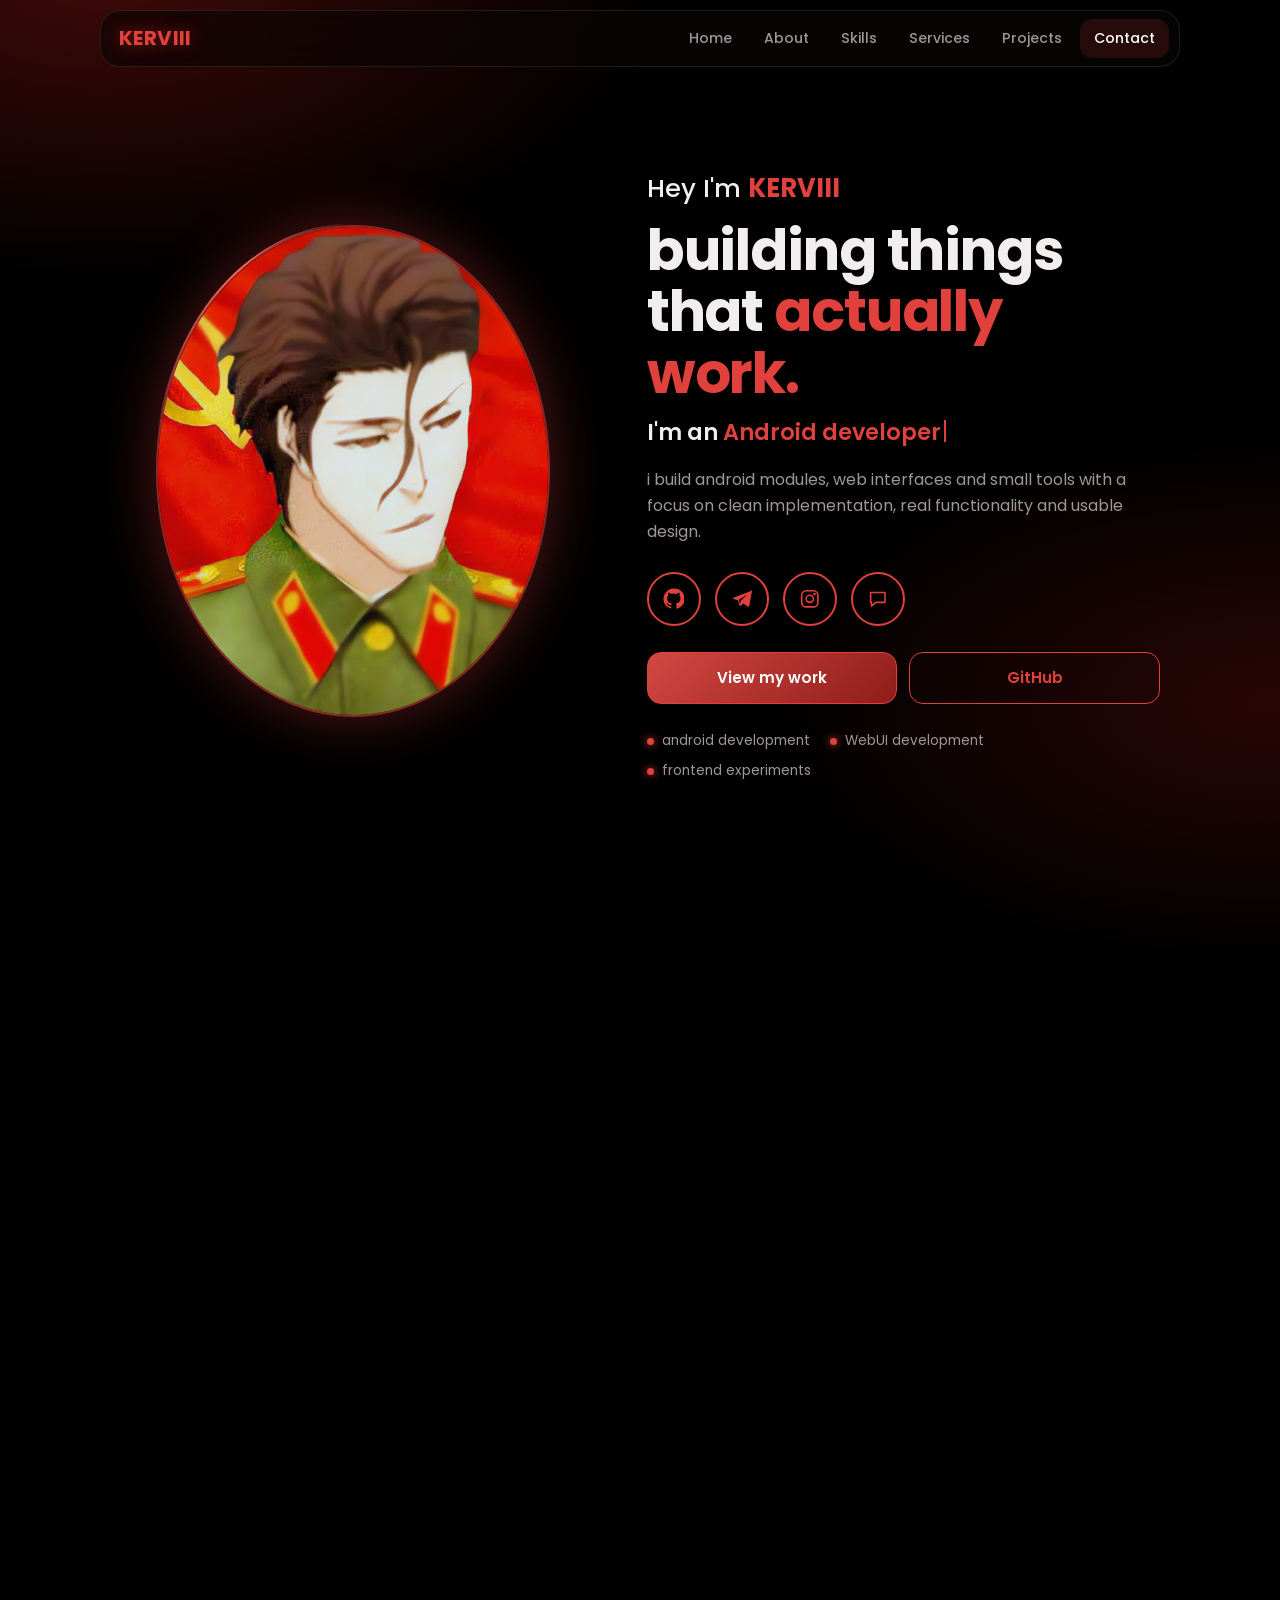
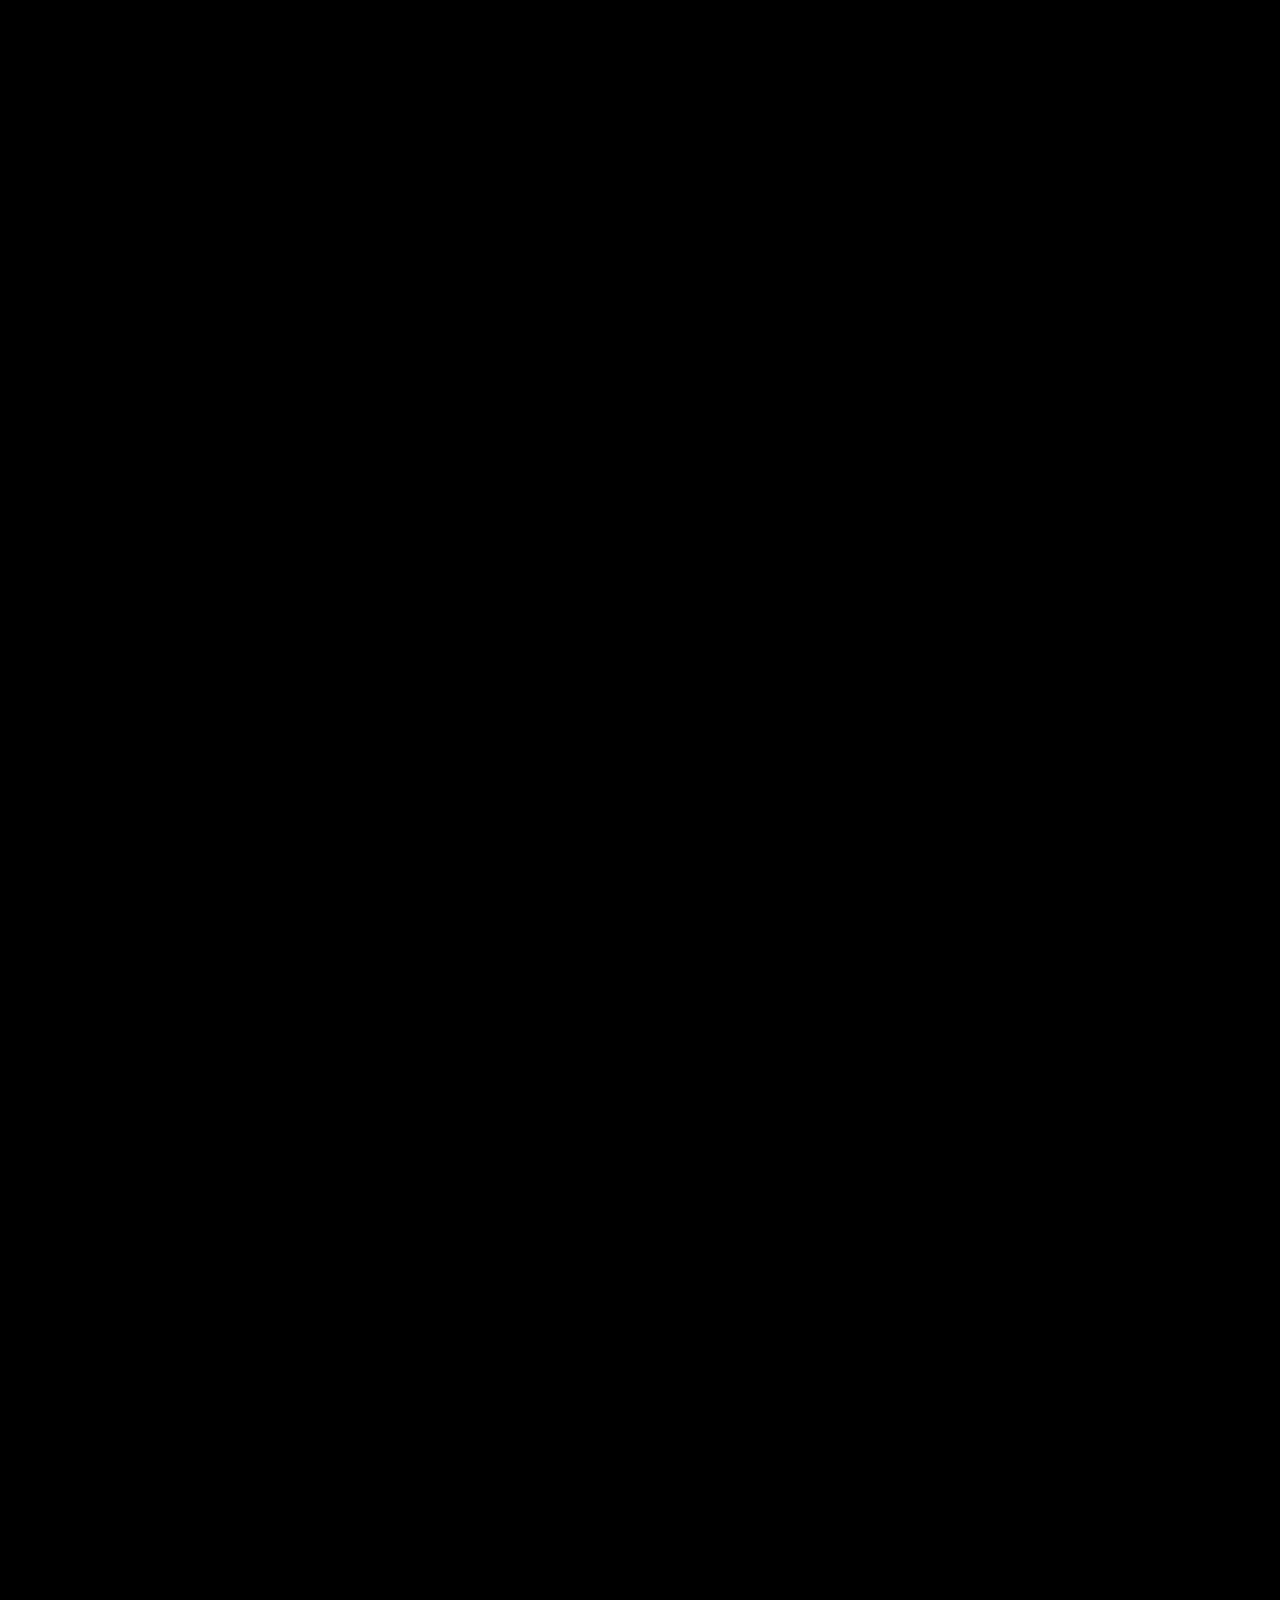
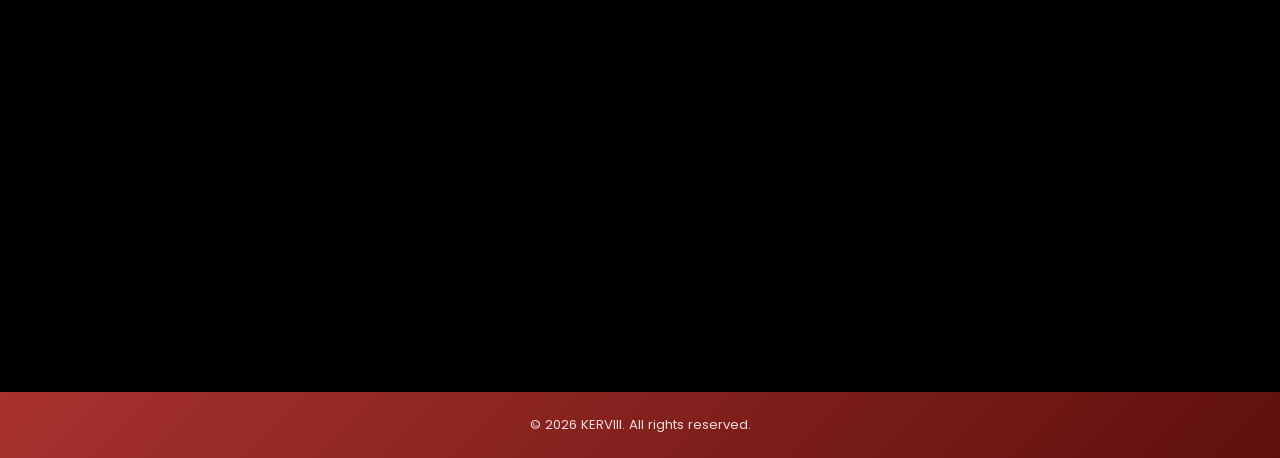
<file: index.html>
<!DOCTYPE html>
<html lang="en"><head><meta charset="utf-8">
<meta name="viewport" content="width=device-width, initial-scale=1, viewport-fit=cover">
<title>KERVIII — Android & WebUI Developer</title>
<meta name="description" content="KERVIII builds Android modules, web interfaces and practical tools.">
<meta name="theme-color" content="#000000">
<link rel="preconnect" href="https://fonts.googleapis.com"><link rel="preconnect" href="https://fonts.gstatic.com" crossorigin>
<link href="https://fonts.googleapis.com/css2?family=Poppins:wght@400;500;600;700&display=swap" rel="stylesheet">
<style>
@property --a{syntax:"<angle>";initial-value:0deg;inherits:false}
:root{--r:#e0413c;--r2:#7d1512;--tx:#f3eeee;--mu:#a09696;--e:cubic-bezier(.22,1,.36,1);--b:cubic-bezier(.34,1.56,.64,1);--g:rgba(255,255,255,.04);--l:rgba(255,255,255,.09)}
*{box-sizing:border-box;margin:0;padding:0;-webkit-tap-highlight-color:transparent}
html{scroll-behavior:smooth;color-scheme:dark;scroll-padding-top:84px}
body{background:#000;color:var(--tx);font:400 16px/1.65 Poppins,system-ui,sans-serif;overflow-x:hidden;min-height:100vh}
body:before{content:"";position:fixed;inset:-20%;z-index:-1;background:radial-gradient(45% 35% at 20% 12%,rgba(125,21,18,.5),transparent 70%),radial-gradient(40% 30% at 85% 70%,rgba(125,21,18,.32),transparent 70%);animation:drift 22s ease-in-out infinite alternate}
@keyframes drift{to{transform:translate3d(4%,3%,0) scale(1.08)}}
a{color:inherit;text-decoration:none}
svg{width:1em;height:1em;fill:none;stroke:currentColor;stroke-width:1.8;stroke-linecap:round;stroke-linejoin:round}
svg.f{fill:currentColor;stroke:none}
:focus-visible{outline:2px solid var(--r);outline-offset:3px}
#bar{position:fixed;top:0;left:0;right:0;height:3px;background:var(--r);transform:scaleX(0);transform-origin:0 50%;z-index:60;box-shadow:0 0 12px var(--r)}
/* nav */
header{position:fixed;z-index:50;left:12px;right:12px;top:calc(env(safe-area-inset-top,0px) + 10px);max-width:1080px;margin:auto;display:flex;align-items:center;justify-content:space-between;padding:8px 10px 8px 18px;border-radius:20px;background:rgba(10,6,6,.62);backdrop-filter:blur(16px);-webkit-backdrop-filter:blur(16px);border:1px solid var(--l)}
.logo{font-weight:700;font-size:1.25rem;letter-spacing:.02em;color:var(--r);text-shadow:0 0 18px rgba(224,65,60,.6)}
nav.d{display:none;gap:4px}
nav a{padding:8px 14px;border-radius:12px;font-size:.88rem;font-weight:500;color:var(--mu);transition:color .4s,background .4s}
nav a:hover,nav a.on{color:#fff;background:rgba(224,65,60,.14)}
.burger{width:46px;height:46px;border-radius:14px;border:1px solid var(--l);background:var(--g);color:#fff;font-size:1.3rem;display:grid;place-items:center;cursor:pointer;transition:transform .45s var(--b),border-color .4s}
.burger:active{transform:scale(.88)}.burger[aria-expanded=true]{border-color:var(--r);transform:rotate(90deg)}
.menu{position:fixed;z-index:45;inset:0;background:rgba(6,2,2,.94);backdrop-filter:blur(18px);-webkit-backdrop-filter:blur(18px);display:flex;flex-direction:column;justify-content:center;align-items:center;gap:6px;clip-path:circle(0 at calc(100% - 45px) 55px);transition:clip-path .9s var(--e);visibility:hidden}
.menu.open{clip-path:circle(150% at calc(100% - 45px) 55px);visibility:visible}
.menu a{font-size:1.9rem;font-weight:600;padding:8px 20px;opacity:0;transform:translateY(24px) scale(.94);transition:opacity .7s var(--e),transform .8s var(--e),color .3s}
.menu.open a{opacity:1;transform:none;transition-delay:calc(var(--i)*70ms + 250ms)}
.menu a:hover{color:var(--r)}
@media(min-width:860px){nav.d{display:flex}.burger,.menu{display:none}}
/* layout */
.sec{padding:clamp(72px,12vw,130px) 20px 0;max-width:1080px;margin:auto}
h2.t{font-size:clamp(1.7rem,5vw,2.4rem);font-weight:600;text-align:center;line-height:1.2;margin-bottom:clamp(32px,6vw,56px)}
h2.t:after{content:"";display:block;height:2px;width:64px;margin:12px auto 0;background:var(--r);box-shadow:0 0 14px var(--r);transform:scaleX(0);transition:transform 1.1s .35s var(--e)}
h2.t.in:after,.ct.in h2.t:after{transform:scaleX(1)}
.rv{opacity:0;transform:translate3d(0,40px,0) scale(.96);filter:blur(8px);transition:opacity .9s var(--e),transform 1s var(--e),filter .9s var(--e);transition-delay:calc(var(--i,0)*90ms)}
.rv.in{opacity:1;transform:none;filter:none}
/* hero */
.hero{min-height:100svh;display:grid;align-items:center;gap:36px;padding:110px 20px 60px;max-width:1080px;margin:auto;text-align:center}
.pic{position:relative;width:min(68vw,320px);aspect-ratio:4/5;margin:auto;transform:translate3d(0,calc(var(--py,0)*-.06px),0);clip-path:circle(0% at 50% 50%);animation:reveal 1.5s .15s var(--e) forwards}
@keyframes reveal{to{clip-path:circle(75% at 50% 50%)}}
.pic:before{content:"";position:absolute;inset:-14px;border-radius:50%;background:radial-gradient(closest-side,rgba(224,65,60,.5),transparent 72%);filter:blur(14px);z-index:-1}
.pic img{width:100%;height:100%;object-fit:cover;object-position:50% 20%;border-radius:50%;box-shadow:0 0 0 2px rgba(224,65,60,.55),0 0 60px rgba(224,65,60,.4);transition:transform 1.2s var(--e)}
.pic:hover img{transform:scale(1.04)}
.pic:after{content:"";position:absolute;inset:-4px;border-radius:50%;padding:2px;background:conic-gradient(from var(--a),transparent 0 78%,#ff6a5f 92%,transparent);-webkit-mask:linear-gradient(#000 0 0) content-box,linear-gradient(#000 0 0);-webkit-mask-composite:xor;mask-composite:exclude;animation:spin 7s linear infinite}
@keyframes spin{to{--a:360deg}}
.hero h1{font-size:clamp(1.3rem,4vw,1.6rem);font-weight:500}
.hero h1 b,.hero h3 span,.big em{color:var(--r);font-style:normal}
.big{font-size:clamp(2.1rem,8.2vw,3.5rem);font-weight:700;line-height:1.1;letter-spacing:-.02em;margin:10px 0}
.hero h3{font-size:clamp(1.05rem,3.4vw,1.4rem);font-weight:600;min-height:1.7em}
.caret{display:inline-block;width:2px;height:1em;background:var(--r);margin-left:3px;vertical-align:-2px;animation:bl 1s steps(1) infinite}
@keyframes bl{50%{opacity:0}}
.hero p{color:var(--mu);max-width:520px;margin:14px auto 26px}
.orbs{display:flex;justify-content:center;gap:14px;margin-bottom:26px}
.orb{position:relative;width:54px;height:54px;border-radius:50%;border:2px solid var(--r);color:var(--r);display:grid;place-items:center;font-size:1.35rem;background:transparent;transition:transform .45s var(--e),box-shadow .45s,background .45s,color .45s}
.orb svg{transition:transform .5s var(--e),opacity .3s}
.orb:hover{transform:scale(1.1);background:var(--r);color:#000;box-shadow:0 0 26px rgba(224,65,60,.55)}
.orb:after{content:"";position:absolute;inset:-2px;border-radius:50%;border:2px solid var(--r);opacity:0;pointer-events:none}
.orb.go{animation:orb .7s var(--e)}.orb.go svg{animation:ic .7s var(--e)}.orb.go:after{animation:rip .7s .26s var(--e)}
@keyframes orb{0%{transform:scale(1)}20%{transform:scale(.88)}46%{transform:scale(.5);background:rgba(224,65,60,.7);box-shadow:0 0 34px var(--r)}72%{transform:scale(1.12)}100%{transform:scale(1)}}
@keyframes ic{0%,15%{transform:scale(1);opacity:1}46%{transform:scale(.2);opacity:0}75%{transform:scale(1.15);opacity:1}100%{transform:scale(1)}}
@keyframes rip{from{transform:scale(1);opacity:.9}to{transform:scale(2.7);opacity:0}}
.btns{display:grid;gap:12px;max-width:420px;margin:auto}
.btn{position:relative;display:flex;align-items:center;justify-content:center;gap:10px;min-height:52px;padding:12px 26px;border-radius:14px;font-weight:600;font-size:.95rem;border:1.5px solid var(--r);color:#fff;background:linear-gradient(135deg,#d24842,#8f1d19);overflow:hidden;transition:transform .45s var(--e),box-shadow .45s}
.btn.o{background:transparent;color:var(--r)}
.btn:hover{transform:translateY(-3px);box-shadow:0 10px 30px -8px rgba(224,65,60,.7)}
.btn:active,.btn.go{transform:scale(.95);transition-duration:.25s}
.btn:before{content:"";position:absolute;top:0;bottom:0;left:-60%;width:40%;background:linear-gradient(90deg,transparent,rgba(255,255,255,.35),transparent);transform:skewX(-20deg)}
.btn.go:before{animation:sw .5s var(--e)}
@keyframes sw{to{left:130%}}
.tags{display:flex;flex-wrap:wrap;justify-content:center;gap:8px 20px;margin-top:26px;color:var(--mu);font-size:.85rem}
.tags span:before{content:"";display:inline-block;width:7px;height:7px;border-radius:50%;background:var(--r);margin-right:8px;box-shadow:0 0 8px var(--r)}
@media(min-width:860px){.hero{grid-template-columns:1fr 1.1fr;text-align:left;gap:60px}.hero p{margin-left:0}.orbs,.tags{justify-content:flex-start}.btns{margin:0;grid-template-columns:1fr 1fr;max-width:none}.pic{width:min(36vw,390px)}}
/* cards */
.grid{display:grid;gap:16px;grid-template-columns:repeat(auto-fit,minmax(min(100%,250px),1fr))}
.card{position:relative;padding:26px 24px;border-radius:20px;background:var(--g);border:1px solid var(--l);backdrop-filter:blur(10px);-webkit-backdrop-filter:blur(10px);overflow:hidden;transition:transform .55s var(--e),background .55s,border-color .55s,box-shadow .55s}
.card:before{content:"";position:absolute;inset:0;background:radial-gradient(240px circle at var(--mx,50%) var(--my,0%),rgba(224,65,60,.24),transparent 65%);opacity:0;transition:opacity .5s;pointer-events:none}
.card:after{content:"";position:absolute;inset:0;border-radius:20px;padding:1.5px;background:conic-gradient(from var(--a),transparent 0 70%,#ff6a5f 88%,transparent);-webkit-mask:linear-gradient(#000 0 0) content-box,linear-gradient(#000 0 0);-webkit-mask-composite:xor;mask-composite:exclude;opacity:0;pointer-events:none}
.card:hover{transform:translateY(-6px);border-color:rgba(224,65,60,.4);box-shadow:0 18px 40px -18px rgba(224,65,60,.5)}
.card:hover:before{opacity:1}.card:hover:after{opacity:1;animation:spin 1.1s var(--e) 1}
.card h3{font-size:1.1rem;font-weight:600;margin-bottom:8px}.card p{color:var(--mu);font-size:.9rem}
.ic{width:46px;height:46px;border-radius:50%;background:var(--r);color:#fff;display:grid;place-items:center;font-size:1.25rem;margin-bottom:16px;transition:transform .6s var(--b)}
.card:hover .ic{transform:scale(1.12) rotate(-8deg)}
.svc:hover{background:linear-gradient(160deg,#cc4540,#7f1c18)}.svc:hover p{color:#fff}.svc:hover .ic{background:#fff;color:var(--r)}
.chips{display:flex;flex-wrap:wrap;gap:8px;margin-top:14px}
.chips span{padding:5px 13px;border-radius:99px;border:1px solid var(--l);font-size:.8rem;color:#ddd;background:rgba(255,255,255,.03);opacity:0;transform:scale(.6);transition:opacity .6s var(--e),transform .7s var(--b),border-color .3s,color .3s;transition-delay:calc(var(--k)*70ms + 300ms)}
.in .chips span{opacity:1;transform:none}.chips span:hover{border-color:var(--r);color:var(--r)}
/* about */
.about{display:grid;gap:34px;align-items:center}
.about img{width:min(100%,300px);aspect-ratio:1;object-fit:cover;object-position:50% 15%;border-radius:24px;margin:auto;display:block;box-shadow:0 0 0 1px rgba(224,65,60,.4),0 24px 70px -20px rgba(224,65,60,.6)}
.about h3{font-size:1.4rem;margin-bottom:12px}.about p{color:var(--mu);margin-bottom:24px;max-width:56ch}
@media(min-width:860px){.about{grid-template-columns:.8fr 1.2fr;gap:70px}}
/* work */
.pj{display:flex;flex-direction:column;justify-content:space-between;min-height:190px;gap:30px}
.pj .row{display:flex;justify-content:space-between;align-items:flex-start;gap:14px}
.pj .orb{flex:none;width:46px;height:46px;font-size:1.15rem}
/* contact */
.ct{text-align:center;padding:clamp(36px,8vw,64px) 22px;border-radius:28px}
.ct p{color:var(--mu);margin:8px auto 26px;max-width:40ch}
.ct .btn{max-width:300px;margin:auto}
.ct .orbs{margin:24px 0 0}
footer{margin-top:90px;padding:22px 20px calc(22px + env(safe-area-inset-bottom,0px));background:linear-gradient(135deg,#a8322e,#5f100d);text-align:center;font-size:.82rem;color:#f5dcdc}
.bolt{position:fixed;height:2px;width:var(--len);margin-top:-1px;background:linear-gradient(90deg,transparent,#ff8a80 30%,#fff);box-shadow:0 0 10px var(--r),0 0 22px var(--r);transform-origin:0 50%;pointer-events:none;z-index:99;animation:bolt .42s var(--e) forwards}
.flash{position:fixed;width:120px;height:120px;margin:-60px;border-radius:50%;background:radial-gradient(closest-side,rgba(255,120,110,.7),transparent);pointer-events:none;z-index:98;animation:fl .45s var(--e) forwards}
@keyframes bolt{0%{transform:rotate(var(--rot)) translateX(4px) scaleX(0);opacity:1}45%{transform:rotate(var(--rot)) translateX(20px) scaleX(1);opacity:1}100%{transform:rotate(var(--rot)) translateX(52px) scaleX(.2);opacity:0}}
@keyframes fl{from{transform:scale(.3);opacity:1}to{transform:scale(1.6);opacity:0}}
@media(prefers-reduced-motion:reduce){*,*:before,*:after{animation-duration:.01ms!important;animation-iteration-count:1!important;transition-duration:.01ms!important;transition-delay:0s!important;scroll-behavior:auto!important}.rv{filter:none;transform:none}.pic{clip-path:none}body:before{animation:none}}
</style></head><body>
<svg width="0" height="0" style="position:absolute" aria-hidden="true">
<symbol id="gh" viewBox="0 0 24 24" class="f"><path d="M12 .5a11.5 11.5 0 0 0-3.64 22.4c.58.1.79-.25.79-.56v-2c-3.2.7-3.88-1.36-3.88-1.36-.52-1.33-1.28-1.69-1.28-1.69-1.04-.71.08-.7.08-.7 1.16.08 1.77 1.19 1.77 1.19 1.03 1.76 2.7 1.25 3.36.96.1-.75.4-1.25.73-1.54-2.55-.29-5.24-1.28-5.24-5.69 0-1.26.45-2.29 1.19-3.1-.12-.29-.52-1.46.11-3.05 0 0 .97-.31 3.18 1.18a11 11 0 0 1 5.78 0c2.2-1.49 3.17-1.18 3.17-1.18.63 1.59.23 2.76.11 3.05.74.81 1.19 1.84 1.19 3.1 0 4.42-2.69 5.39-5.25 5.68.41.36.78 1.06.78 2.14v3.17c0 .31.21.67.8.56A11.5 11.5 0 0 0 12 .5z"/></symbol>
<symbol id="tg" viewBox="0 0 24 24"><path d="M21.5 3.5 2.8 10.7c-.9.4-.9 1.1 0 1.4l4.8 1.5 1.8 5.6c.2.6.4.8.9.8s.7-.2 1-.5l2.4-2.3 4.8 3.5c.9.5 1.5.2 1.7-.8l3-15.6c.3-1.3-.5-1.9-1.7-1.3zM8.5 13.2l9.6-6.1-7.5 7.3-.3 3.7z" fill="currentColor" stroke="none"/></symbol>
<symbol id="ig" viewBox="0 0 24 24"><rect x="3" y="3" width="18" height="18" rx="5"/><circle cx="12" cy="12" r="4"/><circle cx="17.3" cy="6.7" r=".6" fill="currentColor"/></symbol>
<symbol id="ch" viewBox="0 0 24 24"><path d="M4 5h16v11H10l-5 4v-4H4z"/></symbol>
<symbol id="ar" viewBox="0 0 24 24"><path d="M7 17 17 7M8 7h9v9"/></symbol>
<symbol id="an" viewBox="0 0 24 24"><path d="M5 17V10a7 7 0 0 1 14 0v7zM8 4l1.5 2.5M16 4l-1.5 2.5M9 10h.01M15 10h.01"/></symbol>
<symbol id="tm" viewBox="0 0 24 24"><path d="m8 8-4 4 4 4M16 8l4 4-4 4M13.5 5l-3 14"/></symbol>
<symbol id="wb" viewBox="0 0 24 24"><rect x="3" y="4" width="18" height="16" rx="3"/><path d="M3 9h18M7 6.5h.01M10 6.5h.01"/></symbol>
<symbol id="sp" viewBox="0 0 24 24"><path d="M13 2 4 14h7l-1 8 9-12h-7z"/></symbol>
<symbol id="mn" viewBox="0 0 24 24"><path d="M4 8h16M4 16h16"/></symbol>
</svg>
<div id="bar"></div>
<header><a href="#top" class="logo">KERVIII</a>
<nav class="d"><a href="#top">Home</a><a href="#about">About</a><a href="#skills">Skills</a><a href="#services">Services</a><a href="#work">Projects</a><a href="#contact">Contact</a></nav>
<button class="burger" aria-label="Open menu" aria-expanded="false" aria-controls="menu"><svg><use href="#mn"/></svg></button></header>
<div class="menu" id="menu"><a href="#top" style="--i:0">Home</a><a href="#about" style="--i:1">About</a><a href="#skills" style="--i:2">Skills</a><a href="#services" style="--i:3">Services</a><a href="#work" style="--i:4">Projects</a><a href="#contact" style="--i:5">Contact</a></div>

<main id="top">
<section class="hero">
<div class="pic"><img src="[data-uri]" alt="KERVIII portrait illustration in a green uniform in front of a red flag"></div>
<div>
<h1 class="rv" style="--i:6">Hey I'm <b>KERVIII</b></h1>
<div class="big rv" style="--i:7">building things that <em>actually work.</em></div>
<h3 class="rv" style="--i:8">I'm an <span id="ty"></span><i class="caret"></i></h3>
<p class="rv" style="--i:9">i build android modules, web interfaces and small tools with a focus on clean implementation, real functionality and usable design.</p>
<div class="orbs rv" style="--i:10">
<a class="orb" data-fx href="https://github.com/KERVIII" target="_blank" rel="noopener" aria-label="GitHub"><svg class="f"><use href="#gh"/></svg></a>
<a class="orb" data-fx href="https://t.me/KorieRepository" target="_blank" rel="noopener" aria-label="Telegram repository"><svg><use href="#tg"/></svg></a>
<a class="orb" data-fx href="https://www.instagram.com/zyg.vz?stkn=MXUxZjZ2M3U0NDViag==" target="_blank" rel="noopener" aria-label="Instagram"><svg><use href="#ig"/></svg></a>
<a class="orb" data-fx href="https://t.me/Kyorizz" target="_blank" rel="noopener" aria-label="Message me on Telegram"><svg><use href="#ch"/></svg></a></div>
<div class="btns rv" style="--i:11"><a class="btn" href="#work">View my work</a><a class="btn o" data-fx href="https://github.com/KERVIII" target="_blank" rel="noopener">GitHub</a></div>
<div class="tags rv" style="--i:12"><span>android development</span><span>WebUI development</span><span>frontend experiments</span></div>
</div></section>

<section class="sec" id="about"><h2 class="t rv">About Me</h2>
<div class="about"><img class="rv" src="[data-uri]" alt="KERVIII portrait" loading="lazy">
<div class="rv" style="--i:2"><h3>Building between the system and the screen</h3>
<p>KERVIII is a developer focused on Android customization, root tooling, WebUIs, performance projects and frontend experimentation. Shell-side tweaks on one end, responsive interfaces for mobile WebViews and browsers on the other.</p>
<a class="btn" data-fx href="https://t.me/Kyorizz" target="_blank" rel="noopener" style="max-width:260px">Message me</a></div></div></section>

<section class="sec" id="skills"><h2 class="t rv">My Skills</h2>
<div class="grid">
<div class="card rv"><h3>Android</h3><p>Modules and system-level tools.</p><div class="chips"><span style="--k:0">Modules</span><span style="--k:1">Shell</span><span style="--k:2">ADB</span><span style="--k:3">Root</span></div></div>
<div class="card rv" style="--i:1"><h3>Web</h3><p>Interfaces built for phones first.</p><div class="chips"><span style="--k:0">HTML</span><span style="--k:1">CSS</span><span style="--k:2">JavaScript</span><span style="--k:3">WebUI</span></div></div>
<div class="card rv" style="--i:2"><h3>Focus</h3><p>What I optimise for.</p><div class="chips"><span style="--k:0">Performance</span><span style="--k:1">Responsiveness</span><span style="--k:2">Clean code</span></div></div></div></section>

<section class="sec" id="services"><h2 class="t rv">My Services</h2>
<div class="grid">
<div class="card svc rv"><div class="ic"><svg><use href="#an"/></svg></div><h3>Android customization</h3><p>Modules, tweaks and tooling for your device.</p></div>
<div class="card svc rv" style="--i:1"><div class="ic"><svg><use href="#sp"/></svg></div><h3>Performance tooling</h3><p>Storage, responsiveness and system behavior.</p></div>
<div class="card svc rv" style="--i:2"><div class="ic"><svg><use href="#wb"/></svg></div><h3>WebUI development</h3><p>Responsive interfaces for WebViews and browsers.</p></div>
<div class="card svc rv" style="--i:3"><div class="ic"><svg><use href="#tm"/></svg></div><h3>Frontend experiments</h3><p>Interaction and motion prototypes.</p></div></div></section>

<section class="sec" id="work"><h2 class="t rv">Projects</h2>
<div class="grid">
<div class="card pj rv"><div class="row"><h3>Ayunda Rusdi Refork</h3><a class="orb" data-fx href="https://github.com/KERVIII/Ayunda-Rusdi-Refork" target="_blank" rel="noopener" aria-label="Open Ayunda Rusdi Refork on GitHub"><svg><use href="#ar"/></svg></a></div><p>Repository on GitHub.</p></div>
<div class="card pj rv" style="--i:1"><div class="row"><h3>IoBattery Huashu Web</h3><a class="orb" data-fx href="https://github.com/KERVIII/IoBattery-Huashu-Web" target="_blank" rel="noopener" aria-label="Open IoBattery Huashu Web on GitHub"><svg><use href="#ar"/></svg></a></div><p>Repository on GitHub.</p></div>
<div class="card pj rv" style="--i:2"><div class="row"><h3>All repositories</h3><a class="orb" data-fx href="https://github.com/KERVIII?tab=repositories" target="_blank" rel="noopener" aria-label="Open all repositories"><svg class="f"><use href="#gh"/></svg></a></div><p>Everything else lives on GitHub.</p></div></div></section>

<section class="sec" id="contact"><div class="card ct rv"><h2 class="t" style="margin:0">Contact Me</h2>
<p>Have a project in mind? Send a message on Telegram.</p>
<a class="btn" data-fx href="https://t.me/Kyorizz" target="_blank" rel="noopener">Let's chat</a>
<div class="orbs">
<a class="orb" data-fx href="https://github.com/KERVIII" target="_blank" rel="noopener" aria-label="GitHub"><svg class="f"><use href="#gh"/></svg></a>
<a class="orb" data-fx href="https://t.me/KorieRepository" target="_blank" rel="noopener" aria-label="Telegram repository"><svg><use href="#tg"/></svg></a>
<a class="orb" data-fx href="https://www.instagram.com/zyg.vz?stkn=MXUxZjZ2M3U0NDViag==" target="_blank" rel="noopener" aria-label="Instagram"><svg><use href="#ig"/></svg></a></div></div></section>
</main>
<footer>© 2026 KERVIII. All rights reserved.</footer>

<script>
const $=(s,a=document)=>[...a.querySelectorAll(s)],R=matchMedia('(prefers-reduced-motion:reduce)').matches;
// reveals
const io=new IntersectionObserver(es=>es.forEach(e=>e.target.classList.toggle('in',e.isIntersecting)),{threshold:.15,rootMargin:'0px 0px -6% 0px'});
$('.rv').forEach(el=>io.observe(el));
// typing
const roles=['Android developer','WebUI developer','frontend tinkerer'],ty=$('#ty')[0];let ri=0,ci=0,del=0;
(function tick(){const w=roles[ri];if(R){ty.textContent=w;return}
ty.textContent=w.slice(0,ci);let d=del?45:95;
if(!del&&ci===w.length){del=1;d=1600}else if(del&&ci===0){del=0;ri=(ri+1)%roles.length;d=400}else ci+=del?-1:1;
setTimeout(tick,d)})();
// scroll: progress + parallax + active nav
const bar=$('#bar')[0],pic=$('.pic')[0];let tk=0;
addEventListener('scroll',()=>{if(tk)return;tk=requestAnimationFrame(()=>{tk=0;const y=scrollY,h=document.documentElement.scrollHeight-innerHeight;
bar.style.transform=`scaleX(${h>0?y/h:0})`;if(!R)pic.style.setProperty('--py',Math.min(y,700))})},{passive:true});
// hero portrait replays: re-arm on leave, restart on enter (acts only on visibility changes)
let picIn=false;
const armPic=()=>{pic.style.animation='none';pic.style.clipPath=''};
if(!R)new IntersectionObserver(es=>es.forEach(e=>{const v=e.isIntersecting;if(v===picIn)return;picIn=v;armPic();if(v){void pic.offsetWidth;pic.style.animation=''}}),{threshold:0}).observe(pic);
const links=$('nav a');
$('section[id],main').forEach(s=>new IntersectionObserver(es=>es.forEach(e=>{if(e.isIntersecting)links.forEach(a=>a.classList.toggle('on',a.hash==='#'+e.target.id))}),{rootMargin:'-45% 0px -50% 0px'}).observe(s));
// cursor glow
$('.card').forEach(c=>c.addEventListener('pointermove',e=>{const r=c.getBoundingClientRect();c.style.setProperty('--mx',e.clientX-r.left+'px');c.style.setProperty('--my',e.clientY-r.top+'px')}));
// menu
const bg=$('.burger')[0],mn=$('#menu')[0];
const setMenu=o=>{mn.classList.toggle('open',o);bg.setAttribute('aria-expanded',o);document.body.style.overflow=o?'hidden':''};
bg.onclick=()=>setMenu(!mn.classList.contains('open'));
$('a',mn).forEach(a=>a.onclick=()=>setMenu(false));
addEventListener('keydown',e=>e.key==='Escape'&&setMenu(false));
// energy + circle interaction
function zap(x,y){if(R)return;const f=document.createElement('i');f.className='flash';f.style.left=x+'px';f.style.top=y+'px';document.body.appendChild(f);setTimeout(()=>f.remove(),480);
for(let i=0;i<7;i++){const s=document.createElement('i');s.className='bolt';s.style.cssText=`left:${x}px;top:${y}px;--rot:${i*51+Math.random()*30}deg;--len:${34+Math.random()*60}px;animation-delay:${Math.random()*90}ms`;document.body.appendChild(s);setTimeout(()=>s.remove(),620)}}
$('[data-fx]').forEach(el=>el.addEventListener('click',e=>{
e.preventDefault();if(el.classList.contains('go'))return;
const r=el.getBoundingClientRect(),orb=el.classList.contains('orb');
el.classList.add('go');setTimeout(()=>zap(r.left+r.width/2,r.top+r.height/2),orb?280:120);
setTimeout(()=>{window.open(el.href,'_blank','noopener')},R?0:orb?560:380);
setTimeout(()=>el.classList.remove('go'),800)}));
</script></body></html>
</file>
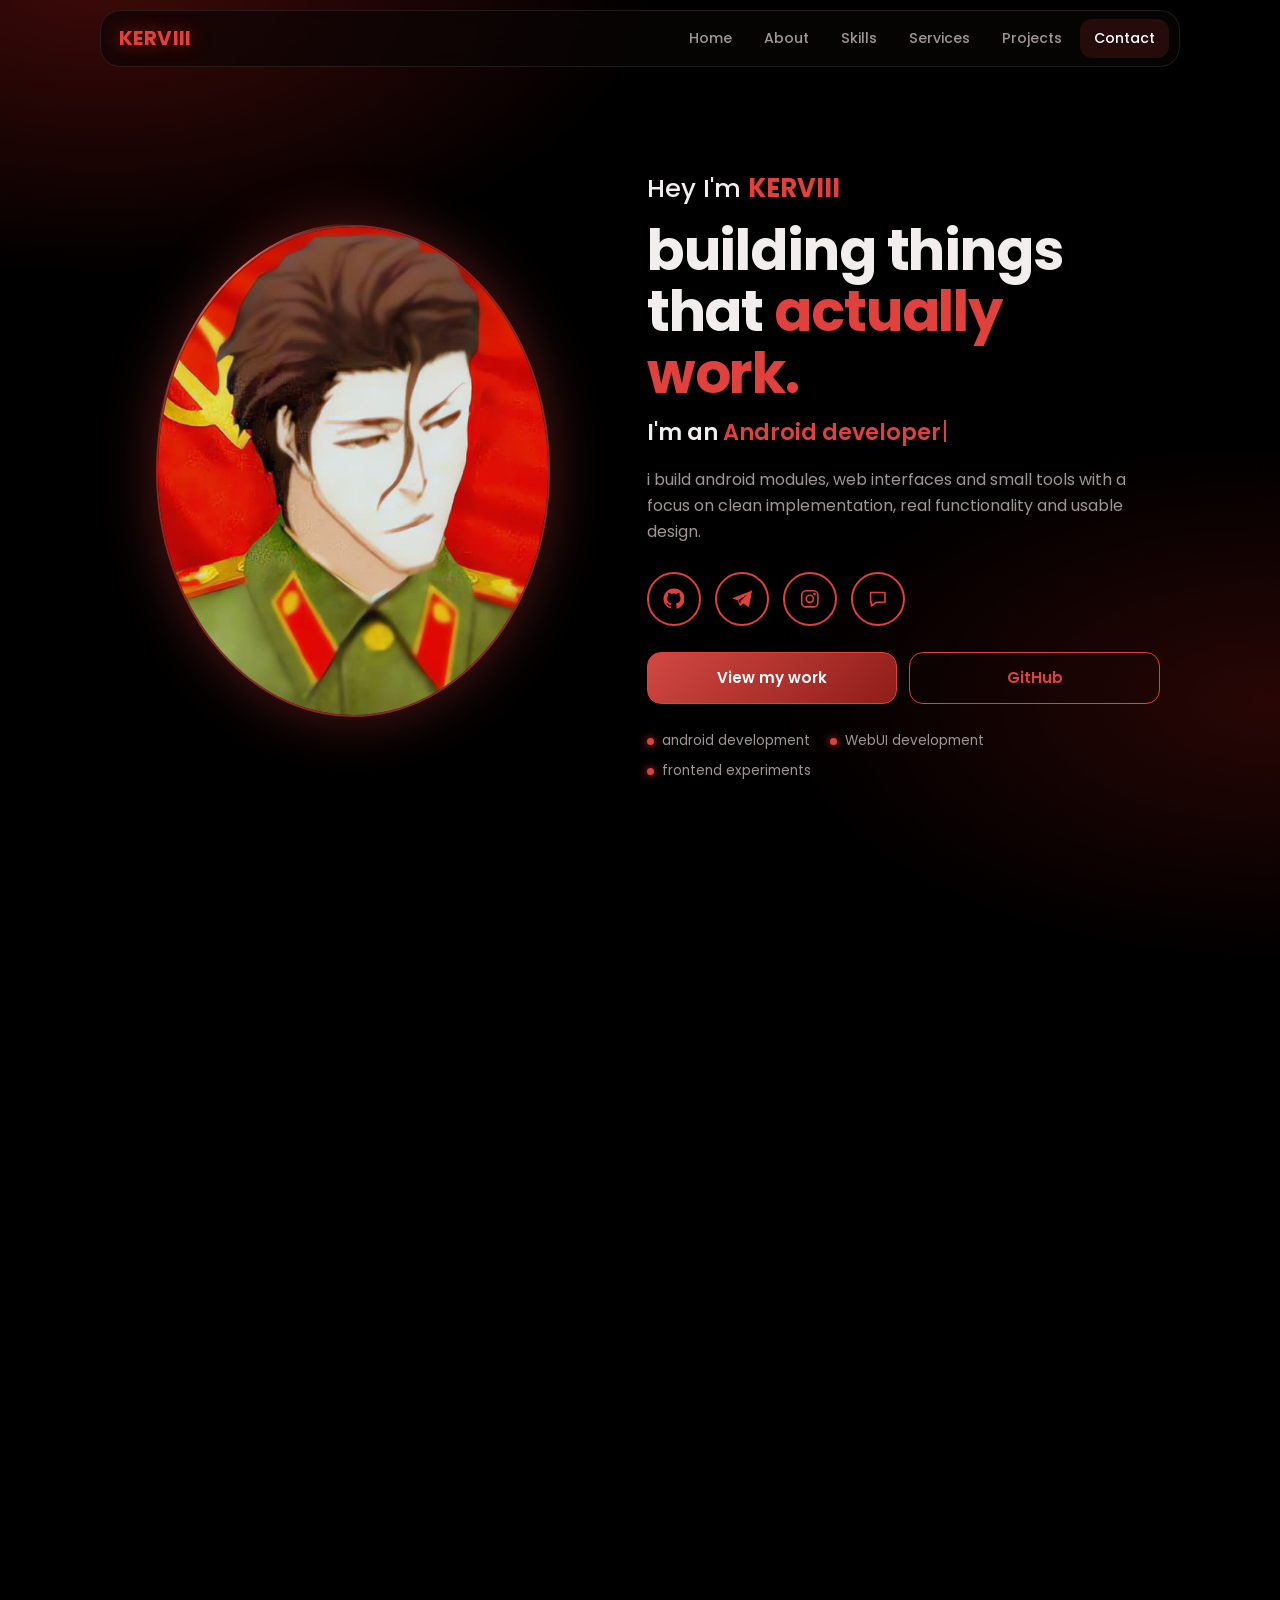
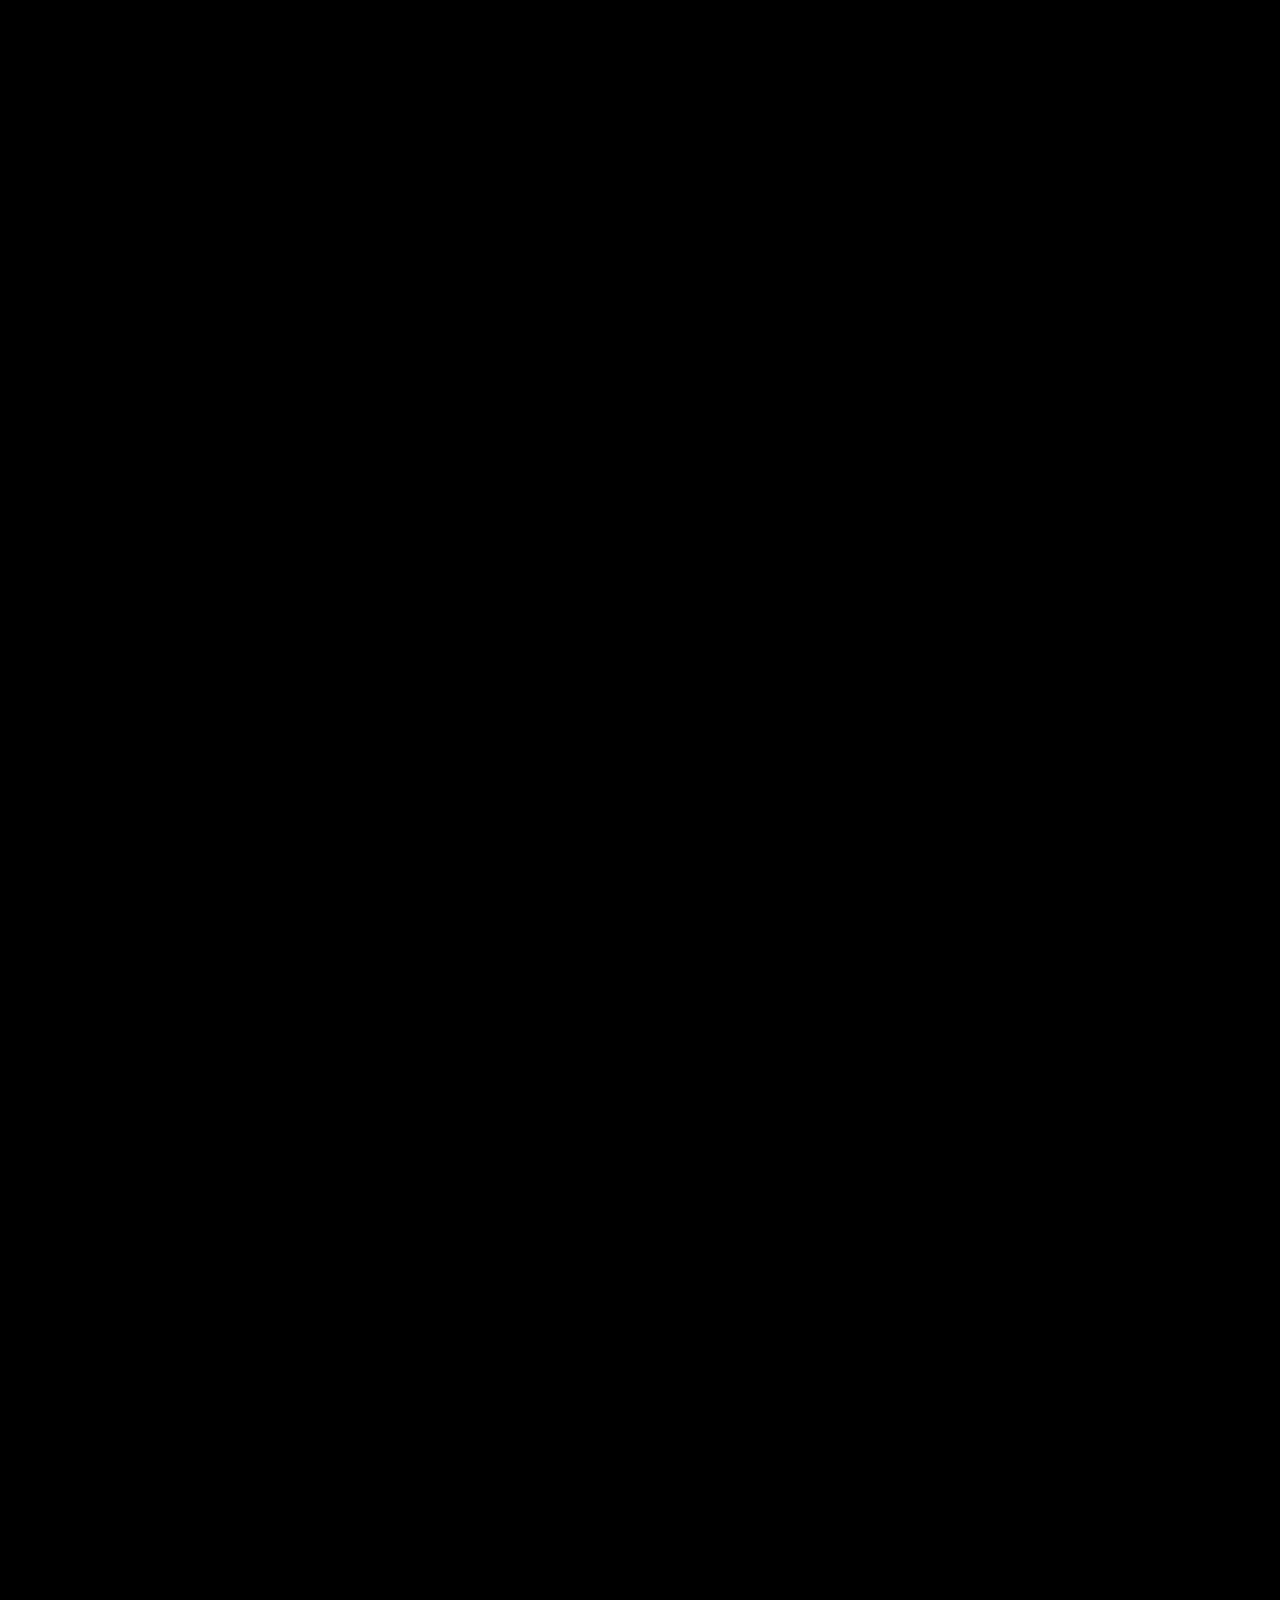
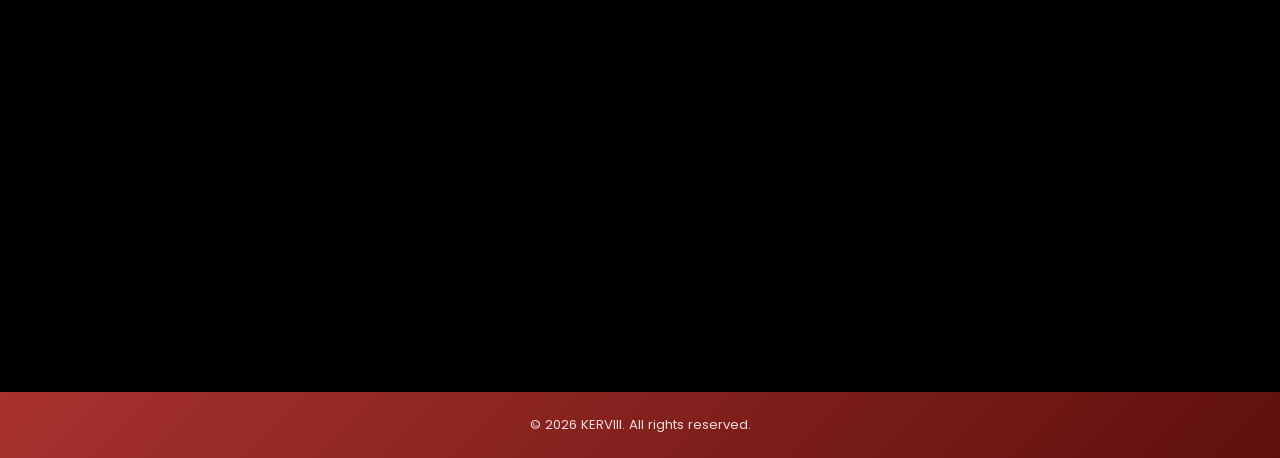
<file: kerviii-preview.html>
<!DOCTYPE html>
<html lang="en"><head><meta charset="utf-8">
<meta name="viewport" content="width=device-width, initial-scale=1, viewport-fit=cover">
<title>KERVIII — Android & WebUI Developer</title>
<meta name="description" content="KERVIII builds Android modules, web interfaces and practical tools.">
<meta name="theme-color" content="#000000">
<link rel="preconnect" href="https://fonts.googleapis.com"><link rel="preconnect" href="https://fonts.gstatic.com" crossorigin>
<link href="https://fonts.googleapis.com/css2?family=Poppins:wght@400;500;600;700&display=swap" rel="stylesheet">
<style>
@property --a{syntax:"<angle>";initial-value:0deg;inherits:false}
:root{--r:#e0413c;--r2:#7d1512;--tx:#f3eeee;--mu:#a09696;--e:cubic-bezier(.22,1,.36,1);--b:cubic-bezier(.34,1.56,.64,1);--g:rgba(255,255,255,.04);--l:rgba(255,255,255,.09)}
*{box-sizing:border-box;margin:0;padding:0;-webkit-tap-highlight-color:transparent}
html{scroll-behavior:smooth;color-scheme:dark;scroll-padding-top:84px}
body{background:#000;color:var(--tx);font:400 16px/1.65 Poppins,system-ui,sans-serif;overflow-x:hidden;min-height:100vh}
body:before{content:"";position:fixed;inset:-20%;z-index:-1;background:radial-gradient(45% 35% at 20% 12%,rgba(125,21,18,.5),transparent 70%),radial-gradient(40% 30% at 85% 70%,rgba(125,21,18,.32),transparent 70%);animation:drift 22s ease-in-out infinite alternate;will-change:transform}
@keyframes drift{to{transform:translate3d(4%,3%,0) scale(1.08)}}
a{color:inherit;text-decoration:none}
svg{width:1em;height:1em;fill:none;stroke:currentColor;stroke-width:1.8;stroke-linecap:round;stroke-linejoin:round}
svg.f{fill:currentColor;stroke:none}
:focus-visible{outline:2px solid var(--r);outline-offset:3px}
#bar{position:fixed;top:0;left:0;right:0;height:3px;background:var(--r);transform:scaleX(0);transform-origin:0 50%;z-index:60;box-shadow:0 0 12px var(--r)}
/* nav */
header{position:fixed;z-index:50;left:12px;right:12px;top:calc(env(safe-area-inset-top,0px) + 10px);max-width:1080px;margin:auto;display:flex;align-items:center;justify-content:space-between;padding:8px 10px 8px 18px;border-radius:20px;background:rgba(10,6,6,.62);backdrop-filter:blur(16px);-webkit-backdrop-filter:blur(16px);border:1px solid var(--l)}
.logo{font-weight:700;font-size:1.25rem;letter-spacing:.02em;color:var(--r);text-shadow:0 0 18px rgba(224,65,60,.6)}
nav.d{display:none;gap:4px}
nav a{padding:8px 14px;border-radius:12px;font-size:.88rem;font-weight:500;color:var(--mu);transition:color .4s,background .4s}
nav a:hover,nav a.on{color:#fff;background:rgba(224,65,60,.14)}
.burger{width:46px;height:46px;border-radius:14px;border:1px solid var(--l);background:var(--g);color:#fff;font-size:1.3rem;display:grid;place-items:center;cursor:pointer;transition:transform .45s var(--b),border-color .4s}
.burger:active{transform:scale(.88)}.burger[aria-expanded=true]{border-color:var(--r);transform:rotate(90deg)}
.menu{position:fixed;z-index:45;inset:0;background:rgba(6,2,2,.97);will-change:clip-path;display:flex;flex-direction:column;justify-content:center;align-items:center;gap:6px;clip-path:circle(0 at calc(100% - 45px) 55px);transition:clip-path .9s var(--e);visibility:hidden}
.menu.open{clip-path:circle(150% at calc(100% - 45px) 55px);visibility:visible}
.menu a{font-size:1.9rem;font-weight:600;padding:8px 20px;opacity:0;transform:translateY(24px) scale(.94);transition:opacity .7s var(--e),transform .8s var(--e),color .3s}
.menu.open a{opacity:1;transform:none;transition-delay:calc(var(--i)*70ms + 250ms)}
.menu a:hover{color:var(--r)}
@media(min-width:860px){nav.d{display:flex}.burger,.menu{display:none}}
/* layout */
.sec{padding:clamp(72px,12vw,130px) 20px 0;max-width:1080px;margin:auto}
h2.t{font-size:clamp(1.7rem,5vw,2.4rem);font-weight:600;text-align:center;line-height:1.2;margin-bottom:clamp(32px,6vw,56px)}
h2.t:after{content:"";display:block;height:2px;width:64px;margin:12px auto 0;background:var(--r);box-shadow:0 0 14px var(--r);transform:scaleX(0);transition:transform 1.1s .35s var(--e)}
h2.t.in:after,.ct.in h2.t:after{transform:scaleX(1)}
.rv{opacity:0;transform:translate3d(0,40px,0) scale(.96);filter:blur(5px);transition:opacity .9s var(--e),transform 1s var(--e),filter .9s var(--e);transition-delay:calc(var(--i,0)*90ms)}
.rv.in{opacity:1;transform:none;filter:none}
/* hero */
.hero{min-height:100svh;display:grid;align-items:center;gap:36px;padding:110px 20px 60px;max-width:1080px;margin:auto;text-align:center}
.pic{position:relative;width:min(68vw,320px);aspect-ratio:4/5;margin:auto;clip-path:circle(0% at 50% 50%);animation:reveal 1.5s .15s var(--e) forwards}
@keyframes reveal{to{clip-path:circle(75% at 50% 50%)}}
.pic:before{content:"";position:absolute;inset:-14px;border-radius:50%;background:radial-gradient(closest-side,rgba(224,65,60,.5),transparent 72%);filter:blur(14px);z-index:-1}
.pic img{width:100%;height:100%;object-fit:cover;object-position:50% 20%;border-radius:50%;box-shadow:0 0 0 2px rgba(224,65,60,.55),0 0 60px rgba(224,65,60,.4);transition:transform 1.2s var(--e)}
.pic:hover img{transform:scale(1.04)}
.pic:after{content:"";position:absolute;inset:-4px;border-radius:50%;padding:2px;background:conic-gradient(from var(--a),transparent 0 78%,#ff6a5f 92%,transparent);-webkit-mask:linear-gradient(#000 0 0) content-box,linear-gradient(#000 0 0);-webkit-mask-composite:xor;mask-composite:exclude;animation:rot 7s linear infinite;will-change:transform}
@keyframes spin{to{--a:360deg}}
@keyframes rot{to{transform:rotate(360deg)}}
.hero h1{font-size:clamp(1.3rem,4vw,1.6rem);font-weight:500}
.hero h1 b,.hero h3 span,.big em{color:var(--r);font-style:normal}
.big{font-size:clamp(2.1rem,8.2vw,3.5rem);font-weight:700;line-height:1.1;letter-spacing:-.02em;margin:10px 0}
.hero h3{font-size:clamp(1.05rem,3.4vw,1.4rem);font-weight:600;min-height:1.7em}
.caret{display:inline-block;width:2px;height:1em;background:var(--r);margin-left:3px;vertical-align:-2px;animation:bl 1s steps(1) infinite}
@keyframes bl{50%{opacity:0}}
.hero p{color:var(--mu);max-width:520px;margin:14px auto 26px}
.orbs{display:flex;justify-content:center;gap:14px;margin-bottom:26px}
.orb{position:relative;width:54px;height:54px;border-radius:50%;border:2px solid var(--r);color:var(--r);display:grid;place-items:center;font-size:1.35rem;background:transparent;transition:transform .45s var(--e),box-shadow .45s,background .45s,color .45s}
.orb svg{transition:transform .5s var(--e),opacity .3s}
.orb:hover{transform:scale(1.1);background:var(--r);color:#000;box-shadow:0 0 26px rgba(224,65,60,.55)}
.orb:after{content:"";position:absolute;inset:-2px;border-radius:50%;border:2px solid var(--r);opacity:0;pointer-events:none}
.orb.go{animation:orb .7s var(--e)}.orb.go svg{animation:ic .7s var(--e)}.orb.go:after{animation:rip .7s .26s var(--e)}
@keyframes orb{0%{transform:scale(1)}20%{transform:scale(.88)}46%{transform:scale(.5);background:rgba(224,65,60,.7);box-shadow:0 0 34px var(--r)}72%{transform:scale(1.12)}100%{transform:scale(1)}}
@keyframes ic{0%,15%{transform:scale(1);opacity:1}46%{transform:scale(.2);opacity:0}75%{transform:scale(1.15);opacity:1}100%{transform:scale(1)}}
@keyframes rip{from{transform:scale(1);opacity:.9}to{transform:scale(2.7);opacity:0}}
.btns{display:grid;gap:12px;max-width:420px;margin:auto}
.btn{position:relative;display:flex;align-items:center;justify-content:center;gap:10px;min-height:52px;padding:12px 26px;border-radius:14px;font-weight:600;font-size:.95rem;border:1.5px solid var(--r);color:#fff;background:linear-gradient(135deg,#d24842,#8f1d19);overflow:hidden;transition:transform .45s var(--e),box-shadow .45s}
.btn.o{background:transparent;color:var(--r)}
.btn:hover{transform:translateY(-3px);box-shadow:0 10px 30px -8px rgba(224,65,60,.7)}
.btn:active,.btn.go{transform:scale(.95);transition-duration:.25s}
.btn:before{content:"";position:absolute;top:0;bottom:0;left:-60%;width:40%;background:linear-gradient(90deg,transparent,rgba(255,255,255,.35),transparent);transform:skewX(-20deg)}
.btn.go:before{animation:sw .5s var(--e)}
@keyframes sw{to{left:130%}}
.tags{display:flex;flex-wrap:wrap;justify-content:center;gap:8px 20px;margin-top:26px;color:var(--mu);font-size:.85rem}
.tags span:before{content:"";display:inline-block;width:7px;height:7px;border-radius:50%;background:var(--r);margin-right:8px;box-shadow:0 0 8px var(--r)}
@media(min-width:860px){.hero{grid-template-columns:1fr 1.1fr;text-align:left;gap:60px}.hero p{margin-left:0}.orbs,.tags{justify-content:flex-start}.btns{margin:0;grid-template-columns:1fr 1fr;max-width:none}.pic{width:min(36vw,390px)}}
/* cards */
.grid{display:grid;gap:16px;grid-template-columns:repeat(auto-fit,minmax(min(100%,250px),1fr))}
.card{position:relative;padding:26px 24px;border-radius:20px;background:var(--g);border:1px solid var(--l);overflow:hidden;transition:transform .55s var(--e),background .55s,border-color .55s,box-shadow .55s}
.card:before{content:"";position:absolute;inset:0;background:radial-gradient(240px circle at var(--mx,50%) var(--my,0%),rgba(224,65,60,.24),transparent 65%);opacity:0;transition:opacity .5s;pointer-events:none}
.card:after{content:"";position:absolute;inset:0;border-radius:20px;padding:1.5px;background:conic-gradient(from var(--a),transparent 0 70%,#ff6a5f 88%,transparent);-webkit-mask:linear-gradient(#000 0 0) content-box,linear-gradient(#000 0 0);-webkit-mask-composite:xor;mask-composite:exclude;opacity:0;pointer-events:none}
.card:hover{transform:translateY(-6px);border-color:rgba(224,65,60,.4);box-shadow:0 18px 40px -18px rgba(224,65,60,.5)}
.card:hover:before{opacity:1}.card:hover:after{opacity:1;animation:spin 1.1s var(--e) 1}
.card h3{font-size:1.1rem;font-weight:600;margin-bottom:8px}.card p{color:var(--mu);font-size:.9rem}
.ic{width:46px;height:46px;border-radius:50%;background:var(--r);color:#fff;display:grid;place-items:center;font-size:1.25rem;margin-bottom:16px;transition:transform .6s var(--b)}
.card:hover .ic{transform:scale(1.12) rotate(-8deg)}
.svc:hover{background:linear-gradient(160deg,#cc4540,#7f1c18)}.svc:hover p{color:#fff}.svc:hover .ic{background:#fff;color:var(--r)}
.chips{display:flex;flex-wrap:wrap;gap:8px;margin-top:14px}
.chips span{padding:5px 13px;border-radius:99px;border:1px solid var(--l);font-size:.8rem;color:#ddd;background:rgba(255,255,255,.03);opacity:0;transform:scale(.6);transition:opacity .6s var(--e),transform .7s var(--b),border-color .3s,color .3s;transition-delay:calc(var(--k)*70ms + 300ms)}
.in .chips span{opacity:1;transform:none}.chips span:hover{border-color:var(--r);color:var(--r)}
/* about */
.about{display:grid;gap:34px;align-items:center}
.about img{width:min(100%,300px);aspect-ratio:1;object-fit:cover;object-position:50% 15%;border-radius:24px;margin:auto;display:block;box-shadow:0 0 0 1px rgba(224,65,60,.4),0 24px 70px -20px rgba(224,65,60,.6)}
.about h3{font-size:1.4rem;margin-bottom:12px}.about p{color:var(--mu);margin-bottom:24px;max-width:56ch}
@media(min-width:860px){.about{grid-template-columns:.8fr 1.2fr;gap:70px}}
/* work */
.pj{display:flex;flex-direction:column;justify-content:space-between;min-height:190px;gap:30px}
.pj .row{display:flex;justify-content:space-between;align-items:flex-start;gap:14px}
.pj .orb{flex:none;width:46px;height:46px;font-size:1.15rem}
/* contact */
.ct{text-align:center;padding:clamp(36px,8vw,64px) 22px;border-radius:28px}
.ct p{color:var(--mu);margin:8px auto 26px;max-width:40ch}
.ct .btn{max-width:300px;margin:auto}
.ct .orbs{margin:24px 0 0}
footer{margin-top:90px;padding:22px 20px calc(22px + env(safe-area-inset-bottom,0px));background:linear-gradient(135deg,#a8322e,#5f100d);text-align:center;font-size:.82rem;color:#f5dcdc}
.bolt{position:fixed;height:2px;width:var(--len);margin-top:-1px;background:linear-gradient(90deg,transparent,#ff8a80 30%,#fff);box-shadow:0 0 12px var(--r);will-change:transform,opacity;transform-origin:0 50%;pointer-events:none;z-index:99;animation:bolt .42s var(--e) forwards}
.flash{position:fixed;width:120px;height:120px;margin:-60px;border-radius:50%;background:radial-gradient(closest-side,rgba(255,120,110,.7),transparent);pointer-events:none;z-index:98;animation:fl .45s var(--e) forwards}
@keyframes bolt{0%{transform:rotate(var(--rot)) translateX(4px) scaleX(0);opacity:1}45%{transform:rotate(var(--rot)) translateX(20px) scaleX(1);opacity:1}100%{transform:rotate(var(--rot)) translateX(52px) scaleX(.2);opacity:0}}
@keyframes fl{from{transform:scale(.3);opacity:1}to{transform:scale(1.6);opacity:0}}
.pic{will-change:transform}.flash{will-change:transform,opacity}
@media(prefers-reduced-motion:reduce){*,*:before,*:after{animation-duration:.01ms!important;animation-iteration-count:1!important;transition-duration:.01ms!important;transition-delay:0s!important;scroll-behavior:auto!important}.rv{filter:none;transform:none}.pic{clip-path:none}.pic:after{animation:none}body:before{animation:none}}
</style>
</head><body>
<svg width="0" height="0" style="position:absolute" aria-hidden="true">
<symbol id="gh" viewBox="0 0 24 24" class="f"><path d="M12 .5a11.5 11.5 0 0 0-3.64 22.4c.58.1.79-.25.79-.56v-2c-3.2.7-3.88-1.36-3.88-1.36-.52-1.33-1.28-1.69-1.28-1.69-1.04-.71.08-.7.08-.7 1.16.08 1.77 1.19 1.77 1.19 1.03 1.76 2.7 1.25 3.36.96.1-.75.4-1.25.73-1.54-2.55-.29-5.24-1.28-5.24-5.69 0-1.26.45-2.29 1.19-3.1-.12-.29-.52-1.46.11-3.05 0 0 .97-.31 3.18 1.18a11 11 0 0 1 5.78 0c2.2-1.49 3.17-1.18 3.17-1.18.63 1.59.23 2.76.11 3.05.74.81 1.19 1.84 1.19 3.1 0 4.42-2.69 5.39-5.25 5.68.41.36.78 1.06.78 2.14v3.17c0 .31.21.67.8.56A11.5 11.5 0 0 0 12 .5z"/></symbol>
<symbol id="tg" viewBox="0 0 24 24"><path d="M21.5 3.5 2.8 10.7c-.9.4-.9 1.1 0 1.4l4.8 1.5 1.8 5.6c.2.6.4.8.9.8s.7-.2 1-.5l2.4-2.3 4.8 3.5c.9.5 1.5.2 1.7-.8l3-15.6c.3-1.3-.5-1.9-1.7-1.3zM8.5 13.2l9.6-6.1-7.5 7.3-.3 3.7z" fill="currentColor" stroke="none"/></symbol>
<symbol id="ig" viewBox="0 0 24 24"><rect x="3" y="3" width="18" height="18" rx="5"/><circle cx="12" cy="12" r="4"/><circle cx="17.3" cy="6.7" r=".6" fill="currentColor"/></symbol>
<symbol id="ch" viewBox="0 0 24 24"><path d="M4 5h16v11H10l-5 4v-4H4z"/></symbol>
<symbol id="ar" viewBox="0 0 24 24"><path d="M7 17 17 7M8 7h9v9"/></symbol>
<symbol id="an" viewBox="0 0 24 24"><path d="M5 17V10a7 7 0 0 1 14 0v7zM8 4l1.5 2.5M16 4l-1.5 2.5M9 10h.01M15 10h.01"/></symbol>
<symbol id="tm" viewBox="0 0 24 24"><path d="m8 8-4 4 4 4M16 8l4 4-4 4M13.5 5l-3 14"/></symbol>
<symbol id="wb" viewBox="0 0 24 24"><rect x="3" y="4" width="18" height="16" rx="3"/><path d="M3 9h18M7 6.5h.01M10 6.5h.01"/></symbol>
<symbol id="sp" viewBox="0 0 24 24"><path d="M13 2 4 14h7l-1 8 9-12h-7z"/></symbol>
<symbol id="mn" viewBox="0 0 24 24"><path d="M4 8h16M4 16h16"/></symbol>
</svg>
<div id="bar"></div>
<header><a href="#top" class="logo">KERVIII</a>
<nav class="d"><a href="#top">Home</a><a href="#about">About</a><a href="#skills">Skills</a><a href="#services">Services</a><a href="#work">Projects</a><a href="#contact">Contact</a></nav>
<button class="burger" aria-label="Open menu" aria-expanded="false" aria-controls="menu"><svg><use href="#mn"/></svg></button></header>
<div class="menu" id="menu"><a href="#top" style="--i:0">Home</a><a href="#about" style="--i:1">About</a><a href="#skills" style="--i:2">Skills</a><a href="#services" style="--i:3">Services</a><a href="#work" style="--i:4">Projects</a><a href="#contact" style="--i:5">Contact</a></div>

<main id="top">
<section class="hero">
<div class="pic"><img src="[data-uri]" alt="KERVIII portrait illustration in a green uniform in front of a red flag"></div>
<div>
<h1 class="rv" style="--i:6">Hey I'm <b>KERVIII</b></h1>
<div class="big rv" style="--i:7">building things that <em>actually work.</em></div>
<h3 class="rv" style="--i:8">I'm an <span id="ty"></span><i class="caret"></i></h3>
<p class="rv" style="--i:9">i build android modules, web interfaces and small tools with a focus on clean implementation, real functionality and usable design.</p>
<div class="orbs rv" style="--i:10">
<a class="orb" data-fx href="https://github.com/KERVIII" target="_blank" rel="noopener" aria-label="GitHub"><svg class="f"><use href="#gh"/></svg></a>
<a class="orb" data-fx href="https://t.me/KorieRepository" target="_blank" rel="noopener" aria-label="Telegram repository"><svg><use href="#tg"/></svg></a>
<a class="orb" data-fx href="https://www.instagram.com/zyg.vz?stkn=MXUxZjZ2M3U0NDViag==" target="_blank" rel="noopener" aria-label="Instagram"><svg><use href="#ig"/></svg></a>
<a class="orb" data-fx href="https://t.me/Kyorizz" target="_blank" rel="noopener" aria-label="Message me on Telegram"><svg><use href="#ch"/></svg></a></div>
<div class="btns rv" style="--i:11"><a class="btn" href="#work">View my work</a><a class="btn o" data-fx href="https://github.com/KERVIII" target="_blank" rel="noopener">GitHub</a></div>
<div class="tags rv" style="--i:12"><span>android development</span><span>WebUI development</span><span>frontend experiments</span></div>
</div></section>

<section class="sec" id="about"><h2 class="t rv">About Me</h2>
<div class="about"><img class="rv" src="[data-uri]" alt="KERVIII portrait" loading="lazy">
<div class="rv" style="--i:2"><h3>Building between the system and the screen</h3>
<p>KERVIII is a developer focused on Android customization, root tooling, WebUIs, performance projects and frontend experimentation. Shell-side tweaks on one end, responsive interfaces for mobile WebViews and browsers on the other.</p>
<a class="btn" data-fx href="https://t.me/Kyorizz" target="_blank" rel="noopener" style="max-width:260px">Message me</a></div></div></section>

<section class="sec" id="skills"><h2 class="t rv">My Skills</h2>
<div class="grid">
<div class="card rv"><h3>Android</h3><p>Modules and system-level tools.</p><div class="chips"><span style="--k:0">Modules</span><span style="--k:1">Shell</span><span style="--k:2">ADB</span><span style="--k:3">Root</span></div></div>
<div class="card rv" style="--i:1"><h3>Web</h3><p>Interfaces built for phones first.</p><div class="chips"><span style="--k:0">HTML</span><span style="--k:1">CSS</span><span style="--k:2">JavaScript</span><span style="--k:3">WebUI</span></div></div>
<div class="card rv" style="--i:2"><h3>Focus</h3><p>What I optimise for.</p><div class="chips"><span style="--k:0">Performance</span><span style="--k:1">Responsiveness</span><span style="--k:2">Clean code</span></div></div></div></section>

<section class="sec" id="services"><h2 class="t rv">My Services</h2>
<div class="grid">
<div class="card svc rv"><div class="ic"><svg><use href="#an"/></svg></div><h3>Android customization</h3><p>Modules, tweaks and tooling for your device.</p></div>
<div class="card svc rv" style="--i:1"><div class="ic"><svg><use href="#sp"/></svg></div><h3>Performance tooling</h3><p>Storage, responsiveness and system behavior.</p></div>
<div class="card svc rv" style="--i:2"><div class="ic"><svg><use href="#wb"/></svg></div><h3>WebUI development</h3><p>Responsive interfaces for WebViews and browsers.</p></div>
<div class="card svc rv" style="--i:3"><div class="ic"><svg><use href="#tm"/></svg></div><h3>Frontend experiments</h3><p>Interaction and motion prototypes.</p></div></div></section>

<section class="sec" id="work"><h2 class="t rv">Projects</h2>
<div class="grid">
<div class="card pj rv"><div class="row"><h3>Ayunda Rusdi Refork</h3><a class="orb" data-fx href="https://github.com/KERVIII/Ayunda-Rusdi-Refork" target="_blank" rel="noopener" aria-label="Open Ayunda Rusdi Refork on GitHub"><svg><use href="#ar"/></svg></a></div><p>Repository on GitHub.</p></div>
<div class="card pj rv" style="--i:1"><div class="row"><h3>IoBattery Huashu Web</h3><a class="orb" data-fx href="https://github.com/KERVIII/IoBattery-Huashu-Web" target="_blank" rel="noopener" aria-label="Open IoBattery Huashu Web on GitHub"><svg><use href="#ar"/></svg></a></div><p>Repository on GitHub.</p></div>
<div class="card pj rv" style="--i:2"><div class="row"><h3>All repositories</h3><a class="orb" data-fx href="https://github.com/KERVIII?tab=repositories" target="_blank" rel="noopener" aria-label="Open all repositories"><svg class="f"><use href="#gh"/></svg></a></div><p>Everything else lives on GitHub.</p></div></div></section>

<section class="sec" id="contact"><div class="card ct rv"><h2 class="t" style="margin:0">Contact Me</h2>
<p>Have a project in mind? Send a message on Telegram.</p>
<a class="btn" data-fx href="https://t.me/Kyorizz" target="_blank" rel="noopener">Let's chat</a>
<div class="orbs">
<a class="orb" data-fx href="https://github.com/KERVIII" target="_blank" rel="noopener" aria-label="GitHub"><svg class="f"><use href="#gh"/></svg></a>
<a class="orb" data-fx href="https://t.me/KorieRepository" target="_blank" rel="noopener" aria-label="Telegram repository"><svg><use href="#tg"/></svg></a>
<a class="orb" data-fx href="https://www.instagram.com/zyg.vz?stkn=MXUxZjZ2M3U0NDViag==" target="_blank" rel="noopener" aria-label="Instagram"><svg><use href="#ig"/></svg></a></div></div></section>
</main>
<footer>© 2026 KERVIII. All rights reserved.</footer>

<script>
const $=(s,a=document)=>[...a.querySelectorAll(s)],R=matchMedia('(prefers-reduced-motion:reduce)').matches;
// reveals
const io=new IntersectionObserver(es=>es.forEach(e=>e.target.classList.toggle('in',e.isIntersecting)),{threshold:.15,rootMargin:'0px 0px -6% 0px'});
$('.rv').forEach(el=>io.observe(el));
// typing
const roles=['Android developer','WebUI developer','frontend tinkerer'],ty=$('#ty')[0];let ri=0,ci=0,del=0;
(function tick(){const w=roles[ri];if(R){ty.textContent=w;return}
ty.textContent=w.slice(0,ci);let d=del?45:95;
if(!del&&ci===w.length){del=1;d=1600}else if(del&&ci===0){del=0;ri=(ri+1)%roles.length;d=400}else ci+=del?-1:1;
setTimeout(tick,d)})();
// hero reveal: release the clip-path layer once finished
const pic=$('.pic')[0];
pic.addEventListener('animationend',e=>{if(e.animationName==='reveal'){pic.style.animation='none';pic.style.clipPath='none'}});
// hero portrait replays: re-arm on leave, restart on enter (acts only on visibility changes)
let picIn=false;
const armPic=()=>{pic.style.animation='none';pic.style.clipPath=''};
if(!R)new IntersectionObserver(es=>es.forEach(e=>{const v=e.isIntersecting;if(v===picIn)return;picIn=v;armPic();if(v){void pic.offsetWidth;pic.style.animation=''}}),{threshold:0}).observe(pic);
// scroll: progress bar + parallax (measurements cached, one write per frame)
const bar=$('#bar')[0],links=$('nav a');let tk=0,max=1;
const measure=()=>{max=Math.max(1,document.documentElement.scrollHeight-innerHeight)};
measure();new ResizeObserver(measure).observe(document.body);addEventListener('resize',measure,{passive:true});
function frame(){tk=0;const y=scrollY;bar.style.transform=`scaleX(${Math.min(1,y/max)})`;if(!R&&y<900)pic.style.transform=`translate3d(0,${-Math.min(y,700)*.06}px,0)`}
addEventListener('scroll',()=>{tk||(tk=requestAnimationFrame(frame))},{passive:true});
frame();
// active nav (single observer)
const spy=new IntersectionObserver(es=>es.forEach(e=>{if(e.isIntersecting)links.forEach(a=>a.classList.toggle('on',a.hash==='#'+e.target.id))}),{rootMargin:'-45% 0px -50% 0px'});
$('section[id],main').forEach(s=>spy.observe(s));
// cursor glow (rAF-throttled)
$('.card').forEach(c=>{let f=0,x=0,y=0;c.addEventListener('pointermove',e=>{x=e.clientX;y=e.clientY;if(f)return;f=requestAnimationFrame(()=>{f=0;const r=c.getBoundingClientRect();c.style.setProperty('--mx',x-r.left+'px');c.style.setProperty('--my',y-r.top+'px')})},{passive:true})});
// menu
const bg=$('.burger')[0],mn=$('#menu')[0];
const setMenu=o=>{mn.classList.toggle('open',o);bg.setAttribute('aria-expanded',o);document.body.style.overflow=o?'hidden':''};
bg.onclick=()=>setMenu(!mn.classList.contains('open'));
$('a',mn).forEach(a=>a.onclick=()=>setMenu(false));
addEventListener('keydown',e=>e.key==='Escape'&&setMenu(false));
// energy + circle interaction
function zap(x,y){if(R)return;const fr=document.createDocumentFragment(),f=document.createElement('i');f.className='flash';f.style.left=x+'px';f.style.top=y+'px';fr.appendChild(f);
for(let i=0;i<7;i++){const s=document.createElement('i');s.className='bolt';s.style.cssText=`left:${x}px;top:${y}px;--rot:${i*51+Math.random()*30}deg;--len:${34+Math.random()*60}px;animation-delay:${Math.random()*90}ms`;fr.appendChild(s)}
document.body.appendChild(fr);setTimeout(()=>$('.flash,.bolt').forEach(n=>n.remove()),650)}
$('[data-fx]').forEach(el=>el.addEventListener('click',e=>{
e.preventDefault();if(el.classList.contains('go'))return;
const r=el.getBoundingClientRect(),orb=el.classList.contains('orb');
el.classList.add('go');setTimeout(()=>zap(r.left+r.width/2,r.top+r.height/2),orb?280:120);
setTimeout(()=>{window.open(el.href,'_blank','noopener')},R?0:orb?560:380);
setTimeout(()=>el.classList.remove('go'),800)}));
</script>
</body></html>
</file>
